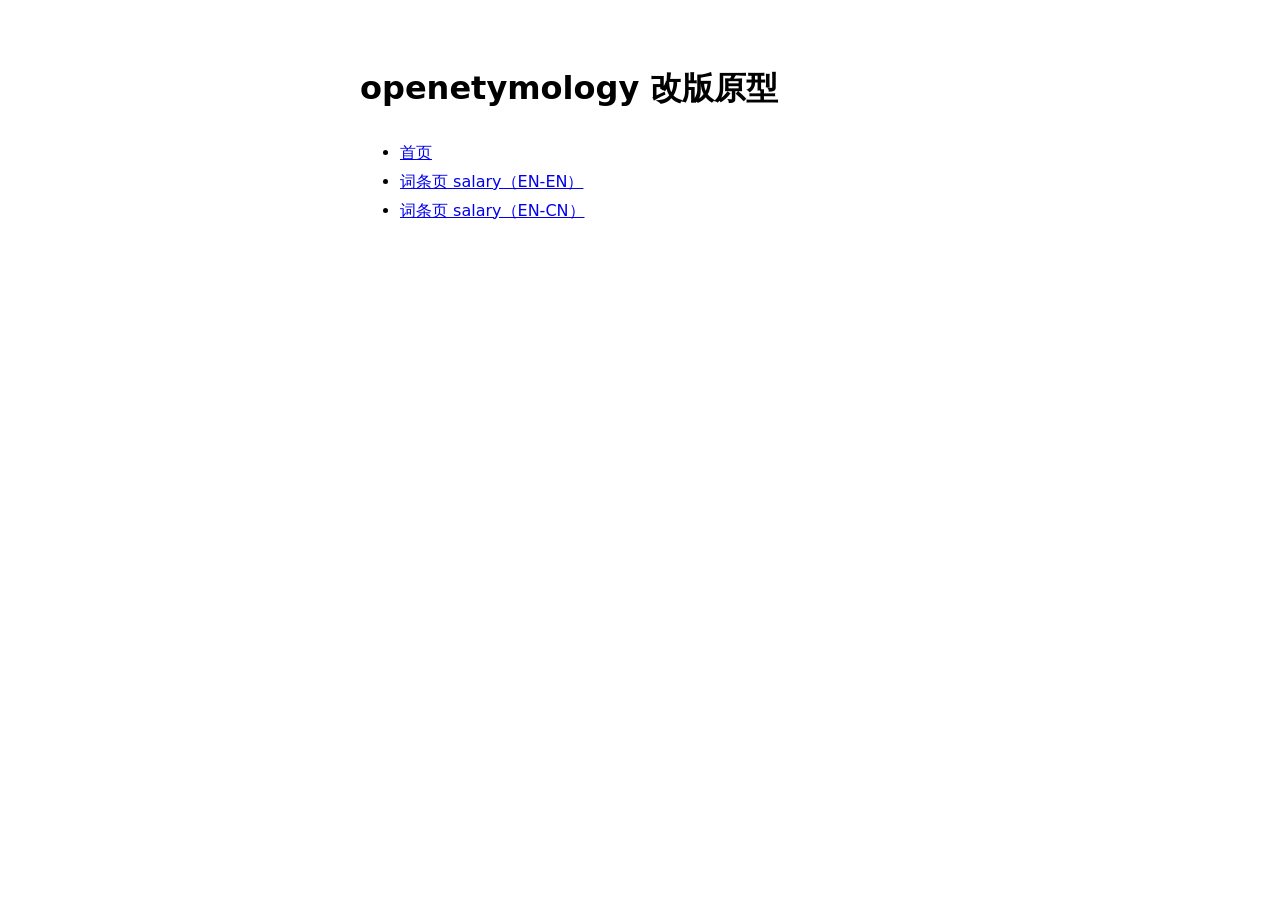
<file: index.html>
<!doctype html><meta charset="utf-8"><title>openetymology 原型</title><style>body{font-family:system-ui;max-width:560px;margin:60px auto;padding:0 20px;line-height:1.8}</style><h1>openetymology 改版原型</h1><ul><li><a href="home.html">首页</a></li><li><a href="word-salary.html">词条页 salary（EN-EN）</a></li><li><a href="word-salary-cn.html">词条页 salary（EN-CN）</a></li></ul>
</file>
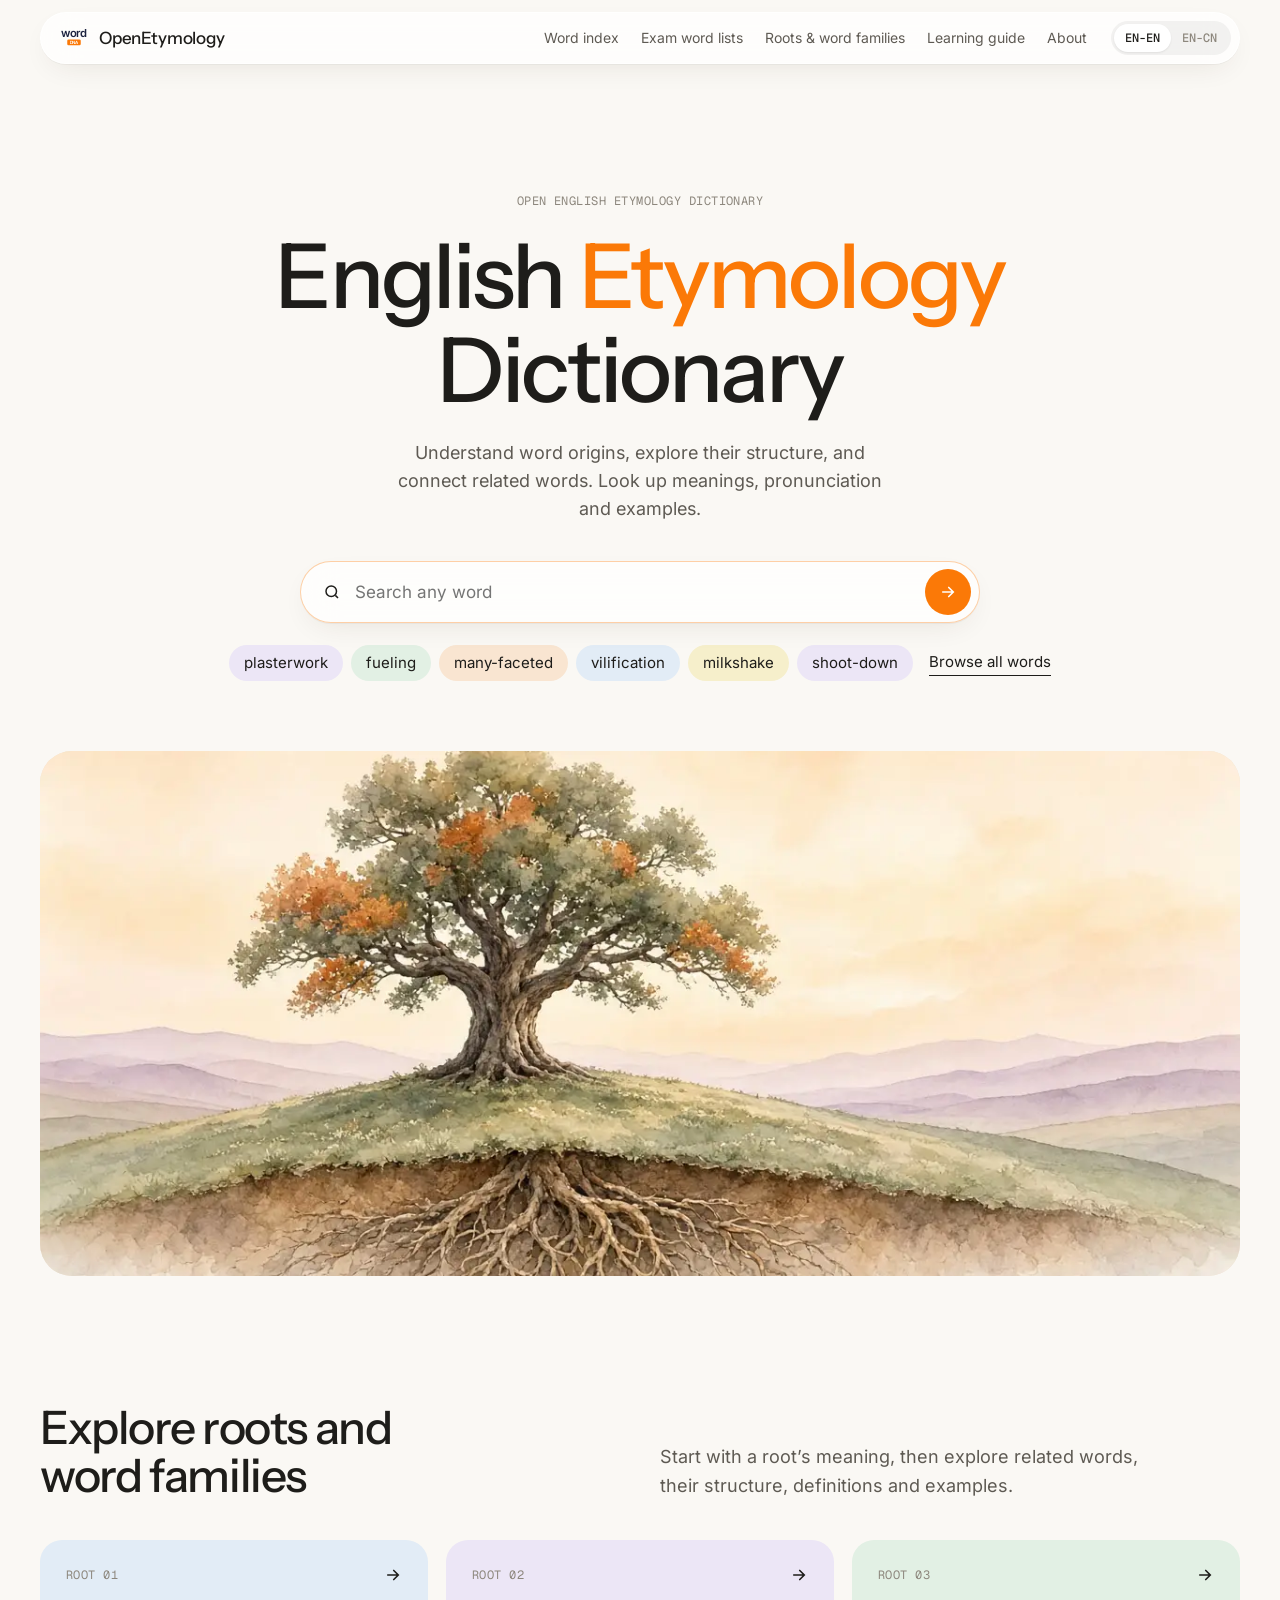
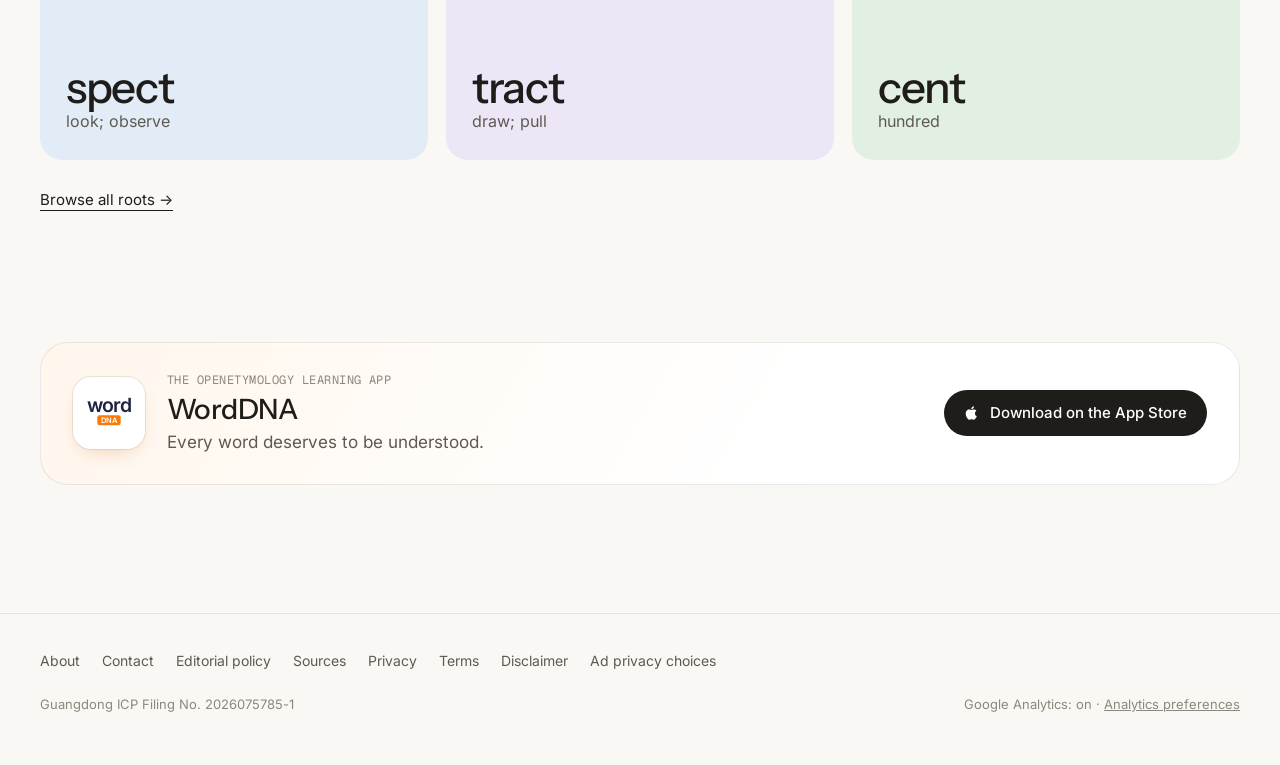
<file: home.html>
<!doctype html><html lang="en"><head><meta charset="utf-8"><meta name="viewport" content="width=device-width,initial-scale=1"><title>English Etymology Dictionary · OpenEtymology</title>
<link rel="preload" href="fonts/instrument-sans.woff2" as="font" type="font/woff2" crossorigin><link rel="preload" href="fonts/inter.woff2" as="font" type="font/woff2" crossorigin>
<link rel="stylesheet" href="site.css"></head><body><header class="nav glass"><a class="brand" href="home.html"><svg viewBox="0 0 400 248" aria-hidden="true"><text x="200" y="112" text-anchor="middle" font-family="Inter,Arial" font-weight="800" font-size="150" letter-spacing="-6" fill="#1d2340">word</text><rect x="110" y="140" width="180" height="78" rx="18" fill="#FB7907"/><text x="200" y="198" text-anchor="middle" font-family="Inter,Arial" font-weight="800" font-size="58" fill="#fff">DNA</text></svg><span>OpenEtymology</span></a><nav class="nav-links"><a href="#">Word index</a><a href="#">Exam word lists</a><a href="#">Roots & word families</a><a href="#">Learning guide</a><a href="#">About</a></nav><div class="seg"><a href="home.html" class="on">EN-EN</a><a href="#" class="">EN-CN</a></div></header>
<main class="wrap">
<section class="hero"><div class="mono rv">Open English etymology dictionary</div>
<h1 class="h1 rv" style="margin-top:18px">English <span class="accent">Etymology</span><br>Dictionary</h1>
<p class="lead rv">Understand word origins, explore their structure, and connect related words. Look up meanings, pronunciation and examples.</p>
<div class="search rv"><form class="glass" onsubmit="return false"><svg width="18" height="18" viewBox="0 0 24 24" fill="none" stroke="currentColor" stroke-width="2"><circle cx="11" cy="11" r="7"/><path d="m20 20-3.5-3.5"/></svg><input type="search" placeholder="Search any word" aria-label="Search words"><button aria-label="Search"><svg width="18" height="18" viewBox="0 0 24 24" fill="none" stroke="currentColor" stroke-width="2.2" stroke-linecap="round"><path d="M5 12h14M13 6l6 6-6 6"/></svg></button></form>
<div class="sugg glass"><div class="hd"><span class="mono">Suggestions</span><span class="mono">12</span></div><a href="#"><span class="n">01</span><b>specter</b><span class="pos">N</span><span class="ipa">ˈspektər</span><span class="d">a ghost or phantom</span></a><a href="#"><span class="n">02</span><b>spectate</b><span class="pos">V</span><span class="ipa">ˈspekteɪt</span><span class="d">To watch an event, especially a sports event</span></a><a href="#"><span class="n">03</span><b>spectrum</b><span class="pos">N</span><span class="ipa">ˈspɛktrəm</span><span class="d">A band of colors, as seen in a rainbow</span></a><a href="#"><span class="n">04</span><b>spectacle</b><span class="pos">N</span><span class="ipa">ˈspɛktəkəl</span><span class="d">An unusual or surprising event or situation</span></a><a href="#"><span class="n">05</span><b>spectator</b><span class="pos">N</span><span class="ipa">ˈspekteɪtər</span><span class="d">a person who watches an event, show, game</span></a></div></div>
<div class="pills rv"><a class="pill c1" href="#">plasterwork</a><a class="pill c2" href="#">fueling</a><a class="pill c3" href="#">many-faceted</a><a class="pill c4" href="#">vilification</a><a class="pill c5" href="#">milkshake</a><a class="pill c1" href="#">shoot-down</a><a class="link" href="#">Browse all words</a></div></section>
<div class="scene rv"><img src="img/hero-1280.webp" srcset="img/hero-800.webp 800w, img/hero-1280.webp 1280w" sizes="(max-width:640px) 100vw, 1200px" alt="" width="1280" height="720" fetchpriority="high"></div>
<section class="sec"><div class="sec-hd"><h2 class="h2 rv">Explore roots and<br>word families</h2><p class="rv">Start with a root’s meaning, then explore related words, their structure, definitions and examples.</p></div>
<div class="roots"><a class="root c4 rv" style="transition-delay:0ms" href="#"><div class="top"><span class="mono">Root 01</span><svg width="18" height="18" viewBox="0 0 24 24" fill="none" stroke="currentColor" stroke-width="2.2" stroke-linecap="round"><path d="M5 12h14M13 6l6 6-6 6"/></svg></div><div><div class="k">spect</div><div class="m">look; observe</div></div></a><a class="root c1 rv" style="transition-delay:80ms" href="#"><div class="top"><span class="mono">Root 02</span><svg width="18" height="18" viewBox="0 0 24 24" fill="none" stroke="currentColor" stroke-width="2.2" stroke-linecap="round"><path d="M5 12h14M13 6l6 6-6 6"/></svg></div><div><div class="k">tract</div><div class="m">draw; pull</div></div></a><a class="root c2 rv" style="transition-delay:160ms" href="#"><div class="top"><span class="mono">Root 03</span><svg width="18" height="18" viewBox="0 0 24 24" fill="none" stroke="currentColor" stroke-width="2.2" stroke-linecap="round"><path d="M5 12h14M13 6l6 6-6 6"/></svg></div><div><div class="k">cent</div><div class="m">hundred</div></div></a></div><div class="more rv"><a class="link" href="#">Browse all roots →</a></div></section>
<section class="sec"><section class="app rv"><div class="ic"><svg viewBox="0 0 400 248" aria-hidden="true"><text x="200" y="112" text-anchor="middle" font-family="Inter,Arial" font-weight="800" font-size="150" letter-spacing="-6" fill="#1d2340">word</text><rect x="110" y="140" width="180" height="78" rx="18" fill="#FB7907"/><text x="200" y="198" text-anchor="middle" font-family="Inter,Arial" font-weight="800" font-size="58" fill="#fff">DNA</text></svg></div><div><div class="mono">The OpenEtymology learning app</div><div class="t">WordDNA</div><p>Every word deserves to be understood.</p></div><a class="btn" href="https://apps.apple.com/app/apple-store/id6769062051?mt=8"><svg width="16" height="16" viewBox="0 0 24 24" fill="currentColor"><path d="M16.4 12.6c0-2.6 2.1-3.8 2.2-3.9-1.2-1.8-3.1-2-3.7-2-1.6-.2-3.1.9-3.9.9-.8 0-2-.9-3.4-.9-1.7 0-3.3 1-4.2 2.6-1.8 3.1-.5 7.7 1.3 10.2.9 1.2 1.9 2.6 3.2 2.6 1.3-.1 1.8-.8 3.3-.8 1.6 0 2 .8 3.4.8 1.4 0 2.3-1.3 3.1-2.5 1-1.4 1.4-2.8 1.4-2.9-.1 0-2.7-1-2.7-4.1zM13.9 5c.7-.9 1.2-2 1-3.2-1 .1-2.3.7-3 1.6-.7.8-1.2 2-1.1 3.1 1.2.1 2.4-.6 3.1-1.5z"/></svg>Download on the App Store</a></section></section>
</main><footer><div class="wrap"><nav class="flinks"><a href='#'>About</a><a href='#'>Contact</a><a href='#'>Editorial policy</a><a href='#'>Sources</a><a href='#'>Privacy</a><a href='#'>Terms</a><a href='#'>Disclaimer</a><a href='#'>Ad privacy choices</a></nav><div class="fmeta"><span>Guangdong ICP Filing No. 2026075785-1</span><span>Google Analytics: on · <a href="#">Analytics preferences</a></span></div></div></footer><script>(()=>{const r=matchMedia('(prefers-reduced-motion: reduce)').matches,els=document.querySelectorAll('.rv');if(r||!('IntersectionObserver'in window)){els.forEach(e=>e.classList.add('in'));}else{const io=new IntersectionObserver(es=>es.forEach(e=>{if(e.isIntersecting){e.target.classList.add('in');io.unobserve(e.target)}}),{rootMargin:'0px 0px -8% 0px'});els.forEach(e=>io.observe(e));}
const s=document.querySelector('.search');if(s){const i=s.querySelector('input');i.addEventListener('input',()=>s.classList.toggle('open',i.value.length>1));document.addEventListener('click',e=>{if(!s.contains(e.target))s.classList.remove('open')});}})();</script></body></html>
</file>
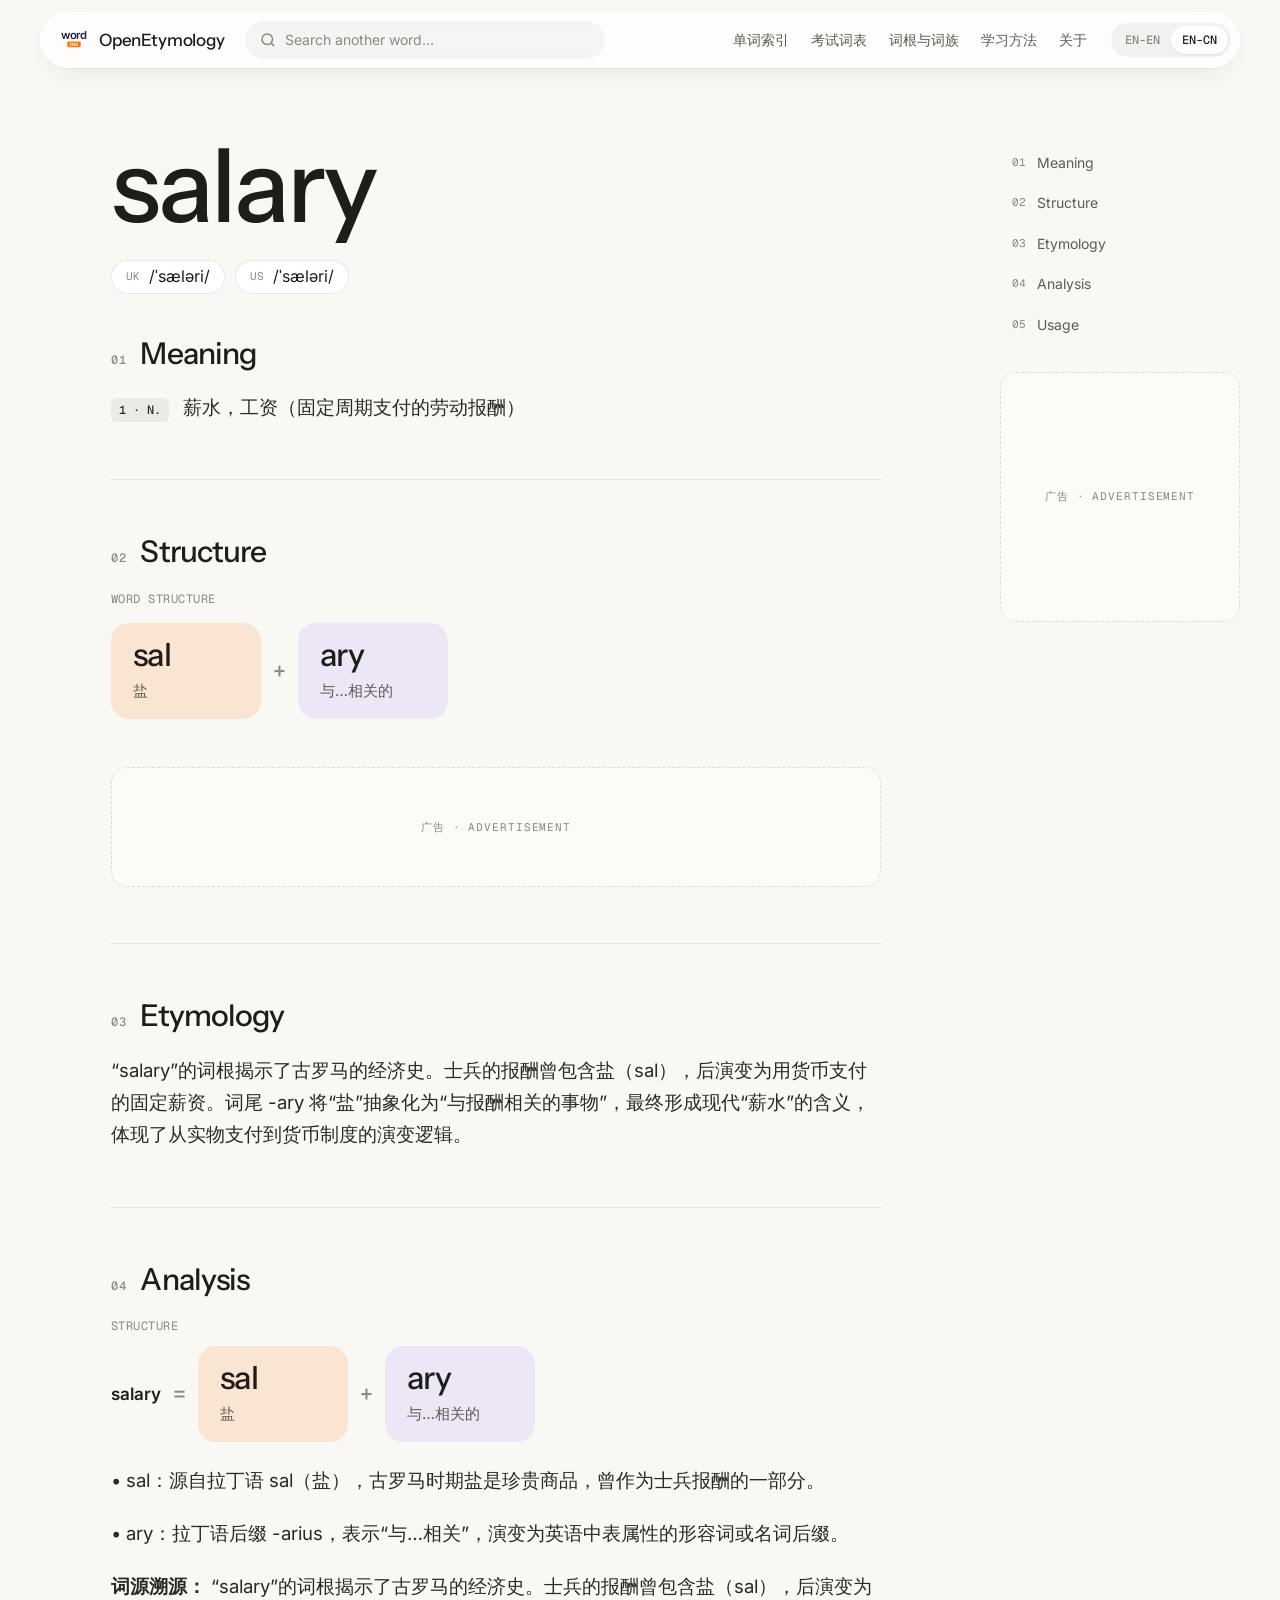
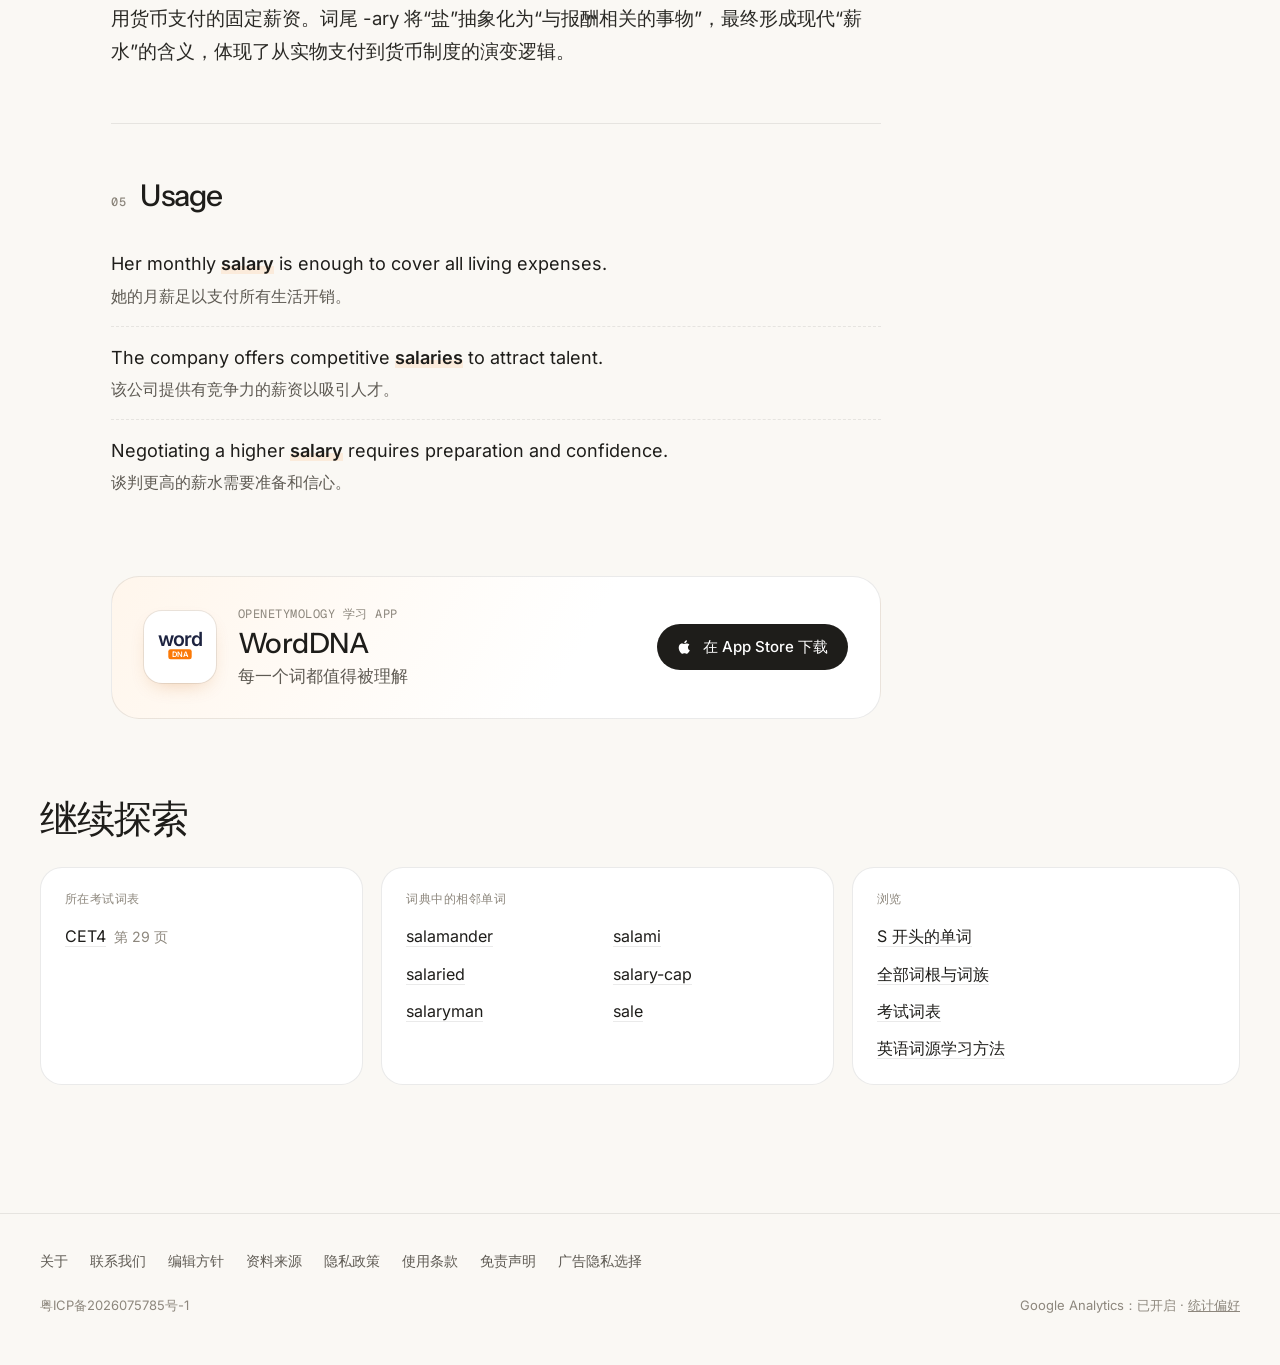
<file: word-salary-cn.html>
<!doctype html><html lang="zh-CN"><head><meta charset="utf-8"><meta name="viewport" content="width=device-width,initial-scale=1"><title>salary · OpenEtymology</title>
<link rel="preload" href="fonts/instrument-sans.woff2" as="font" type="font/woff2" crossorigin><link rel="preload" href="fonts/inter.woff2" as="font" type="font/woff2" crossorigin>
<link rel="stylesheet" href="site.css"></head><body><header class="nav glass"><a class="brand" href="home.html"><svg viewBox="0 0 400 248" aria-hidden="true"><text x="200" y="112" text-anchor="middle" font-family="Inter,Arial" font-weight="800" font-size="150" letter-spacing="-6" fill="#1d2340">word</text><rect x="110" y="140" width="180" height="78" rx="18" fill="#FB7907"/><text x="200" y="198" text-anchor="middle" font-family="Inter,Arial" font-weight="800" font-size="58" fill="#fff">DNA</text></svg><span>OpenEtymology</span></a><div class="mini-search"><svg width="18" height="18" viewBox="0 0 24 24" fill="none" stroke="currentColor" stroke-width="2"><circle cx="11" cy="11" r="7"/><path d="m20 20-3.5-3.5"/></svg><span>Search another word…</span></div><nav class="nav-links"><a href="#">单词索引</a><a href="#">考试词表</a><a href="#">词根与词族</a><a href="#">学习方法</a><a href="#">关于</a></nav><div class="seg"><a href="word-salary.html" class="">EN-EN</a><a href="word-salary-cn.html" class="on">EN-CN</a></div></header><main class="wrap"><div class="wp"><article class="article">
<div class="whd"><h1 class="hw">salary</h1><div class="ipa-row"><span class="ipa"><span class="mono">UK</span>/ˈsæləri/</span><span class="ipa"><span class="mono">US</span>/ˈsæləri/</span></div></div>
<section class="part" id="s0"><h2><span class="mono">01</span>Meaning</h2><div class="def prose"><span class="pos">1 · N.</span><p style="margin:0">薪水，工资（固定周期支付的劳动报酬）</p></div></section>
<section class="part" id="s1"><h2><span class="mono">02</span>Structure</h2><div class="mono" style="margin-bottom:14px">Word structure</div><div class="morph"><div class="mb c3"><div class="k">sal</div><div class="m">盐</div></div><span class="plus">+</span><div class="mb c1"><div class="k">ary</div><div class="m">与…相关的</div></div></div><div class="ad ad-in" aria-label="ad slot">广告 · Advertisement</div></section>
<section class="part" id="s2"><h2><span class="mono">03</span>Etymology</h2><div class="prose"><p>“salary”的词根揭示了古罗马的经济史。士兵的报酬曾包含盐（sal），后演变为用货币支付的固定薪资。词尾 -ary 将“盐”抽象化为“与报酬相关的事物”，最终形成现代“薪水”的含义，体现了从实物支付到货币制度的演变逻辑。</p></div></section>
<section class="part" id="s3"><h2><span class="mono">04</span>Analysis</h2><div class="mono" style="margin-bottom:10px">Structure</div><div class="eq"><b>salary</b> <span class="plus">=</span><div class="mb c3"><div class="k">sal</div><div class="m">盐</div></div><span class="plus">+</span><div class="mb c1"><div class="k">ary</div><div class="m">与…相关的</div></div></div><div class="prose"><p>• sal：源自拉丁语 sal（盐），古罗马时期盐是珍贵商品，曾作为士兵报酬的一部分。</p><p>• ary：拉丁语后缀 -arius，表示“与…相关”，演变为英语中表属性的形容词或名词后缀。</p><p><b>词源溯源：</b> “salary”的词根揭示了古罗马的经济史。士兵的报酬曾包含盐（sal），后演变为用货币支付的固定薪资。词尾 -ary 将“盐”抽象化为“与报酬相关的事物”，最终形成现代“薪水”的含义，体现了从实物支付到货币制度的演变逻辑。</p></div></section>
<section class="part" id="s4"><h2><span class="mono">05</span>Usage</h2><ul class="ex"><li>Her monthly <mark>salary</mark> is enough to cover all living expenses.<span class=zh>她的月薪足以支付所有生活开销。</span></li><li>The company offers competitive <mark>salaries</mark> to attract talent.<span class=zh>该公司提供有竞争力的薪资以吸引人才。</span></li><li>Negotiating a higher <mark>salary</mark> requires preparation and confidence.<span class=zh>谈判更高的薪水需要准备和信心。</span></li></ul></section>
<section class="app rv"><div class="ic"><svg viewBox="0 0 400 248" aria-hidden="true"><text x="200" y="112" text-anchor="middle" font-family="Inter,Arial" font-weight="800" font-size="150" letter-spacing="-6" fill="#1d2340">word</text><rect x="110" y="140" width="180" height="78" rx="18" fill="#FB7907"/><text x="200" y="198" text-anchor="middle" font-family="Inter,Arial" font-weight="800" font-size="58" fill="#fff">DNA</text></svg></div><div><div class="mono">OpenEtymology 学习 App</div><div class="t">WordDNA</div><p>每一个词都值得被理解</p></div><a class="btn" href="https://apps.apple.com/app/apple-store/id6769062051?mt=8"><svg width="16" height="16" viewBox="0 0 24 24" fill="currentColor"><path d="M16.4 12.6c0-2.6 2.1-3.8 2.2-3.9-1.2-1.8-3.1-2-3.7-2-1.6-.2-3.1.9-3.9.9-.8 0-2-.9-3.4-.9-1.7 0-3.3 1-4.2 2.6-1.8 3.1-.5 7.7 1.3 10.2.9 1.2 1.9 2.6 3.2 2.6 1.3-.1 1.8-.8 3.3-.8 1.6 0 2 .8 3.4.8 1.4 0 2.3-1.3 3.1-2.5 1-1.4 1.4-2.8 1.4-2.9-.1 0-2.7-1-2.7-4.1zM13.9 5c.7-.9 1.2-2 1-3.2-1 .1-2.3.7-3 1.6-.7.8-1.2 2-1.1 3.1 1.2.1 2.4-.6 3.1-1.5z"/></svg>在 App Store 下载</a></section>
</article><aside class="aside"><nav class="toc"><a href="#s0"><span class="mono">01</span>Meaning</a><a href="#s1"><span class="mono">02</span>Structure</a><a href="#s2"><span class="mono">03</span>Etymology</a><a href="#s3"><span class="mono">04</span>Analysis</a><a href="#s4"><span class="mono">05</span>Usage</a></nav><div class="ad ad-side" aria-label="ad slot">广告 · Advertisement</div></aside></div>
<section class="keep"><h2>继续探索</h2><div class="kgrid"><div class="kcol"><span class="mono">所在考试词表</span><a href="#">CET4</a><small>第 29 页</small></div>
<div class="kcol two"><span class="mono">词典中的相邻单词</span><ul><li><a href='#'>salamander</a></li><li><a href='#'>salami</a></li><li><a href='#'>salaried</a></li><li><a href='#'>salary-cap</a></li><li><a href='#'>salaryman</a></li><li><a href='#'>sale</a></li></ul></div>
<div class="kcol"><span class="mono">浏览</span><ul><li><a href='#'>S 开头的单词</a></li><li><a href='#'>全部词根与词族</a></li><li><a href='#'>考试词表</a></li><li><a href='#'>英语词源学习方法</a></li></ul></div></div></section></main><footer><div class="wrap"><nav class="flinks"><a href='#'>关于</a><a href='#'>联系我们</a><a href='#'>编辑方针</a><a href='#'>资料来源</a><a href='#'>隐私政策</a><a href='#'>使用条款</a><a href='#'>免责声明</a><a href='#'>广告隐私选择</a></nav><div class="fmeta"><span>粤ICP备2026075785号-1</span><span>Google Analytics：已开启 · <a href="#">统计偏好</a></span></div></div></footer><script>(()=>{const r=matchMedia('(prefers-reduced-motion: reduce)').matches,els=document.querySelectorAll('.rv');if(r||!('IntersectionObserver'in window)){els.forEach(e=>e.classList.add('in'));}else{const io=new IntersectionObserver(es=>es.forEach(e=>{if(e.isIntersecting){e.target.classList.add('in');io.unobserve(e.target)}}),{rootMargin:'0px 0px -8% 0px'});els.forEach(e=>io.observe(e));}
const s=document.querySelector('.search');if(s){const i=s.querySelector('input');i.addEventListener('input',()=>s.classList.toggle('open',i.value.length>1));document.addEventListener('click',e=>{if(!s.contains(e.target))s.classList.remove('open')});}})();</script></body></html>
</file>
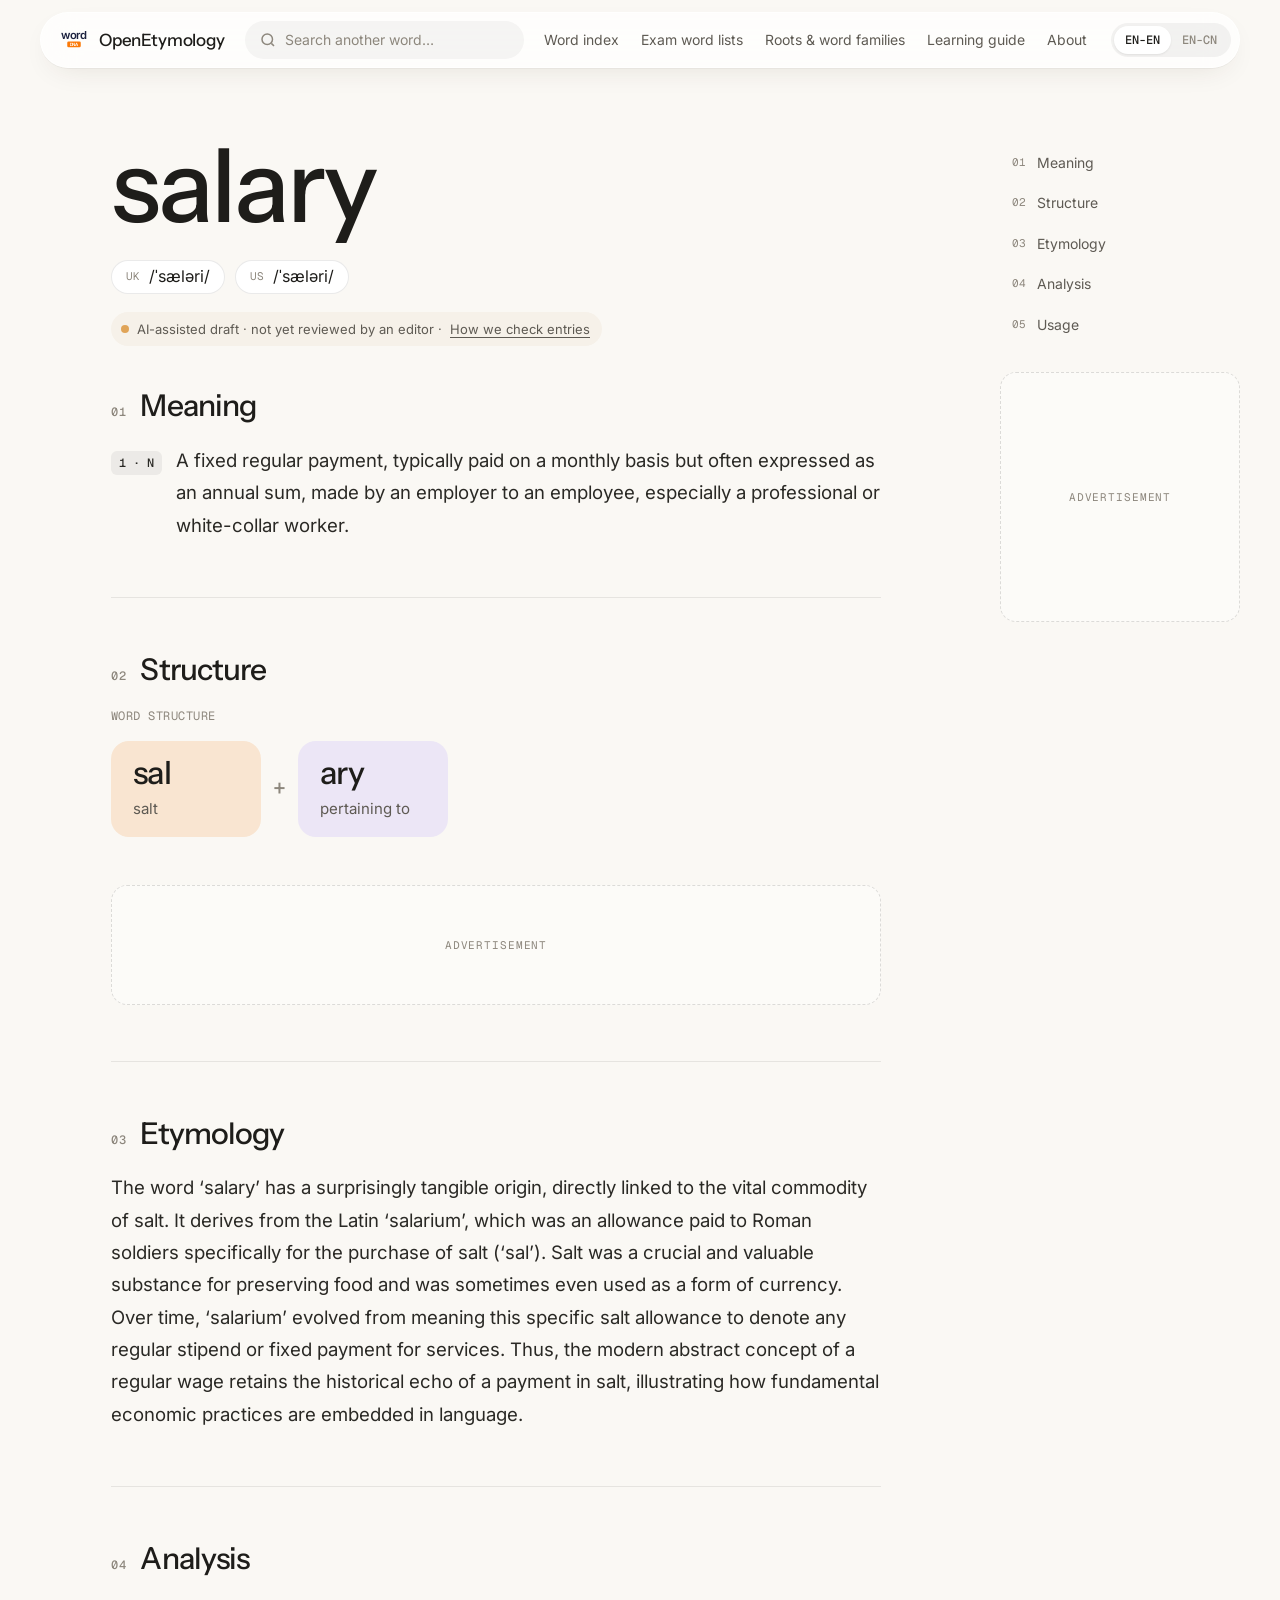
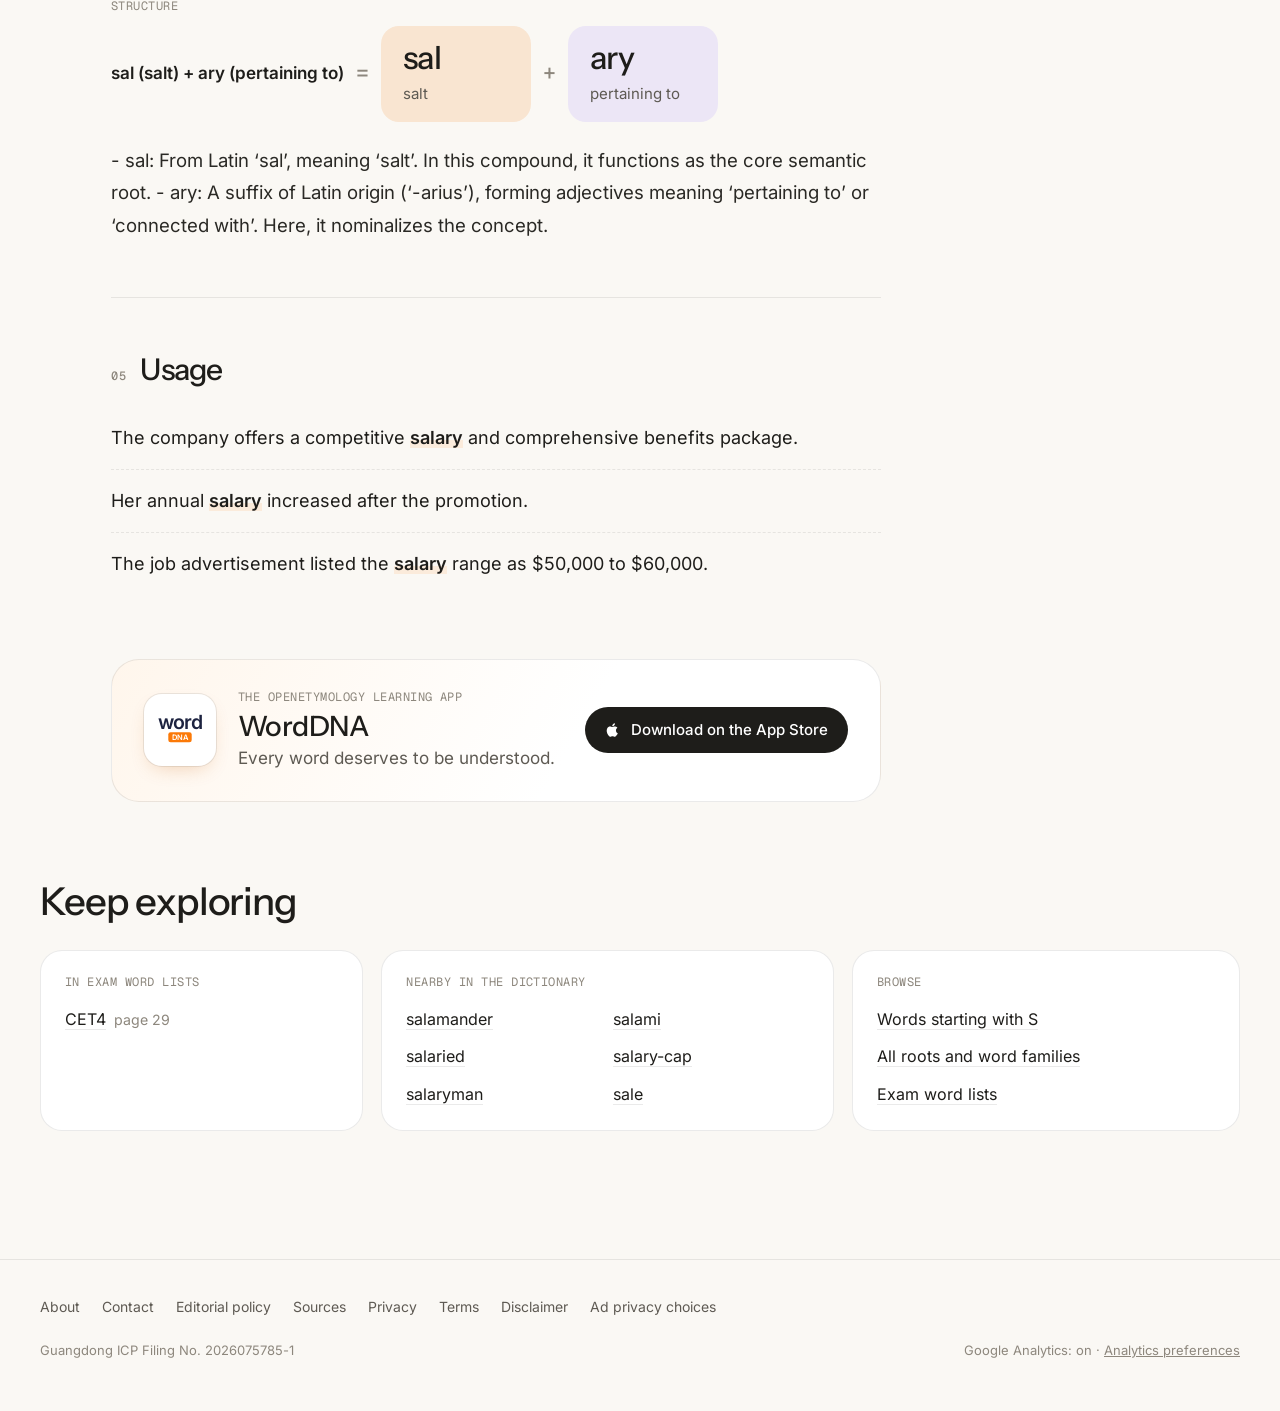
<file: word-salary.html>
<!doctype html><html lang="en"><head><meta charset="utf-8"><meta name="viewport" content="width=device-width,initial-scale=1"><title>salary · etymology, meaning & structure · OpenEtymology</title>
<link rel="preload" href="fonts/instrument-sans.woff2" as="font" type="font/woff2" crossorigin><link rel="preload" href="fonts/inter.woff2" as="font" type="font/woff2" crossorigin>
<link rel="stylesheet" href="site.css"></head><body><header class="nav glass"><a class="brand" href="home.html"><svg viewBox="0 0 400 248" aria-hidden="true"><text x="200" y="112" text-anchor="middle" font-family="Inter,Arial" font-weight="800" font-size="150" letter-spacing="-6" fill="#1d2340">word</text><rect x="110" y="140" width="180" height="78" rx="18" fill="#FB7907"/><text x="200" y="198" text-anchor="middle" font-family="Inter,Arial" font-weight="800" font-size="58" fill="#fff">DNA</text></svg><span>OpenEtymology</span></a><div class="mini-search"><svg width="18" height="18" viewBox="0 0 24 24" fill="none" stroke="currentColor" stroke-width="2"><circle cx="11" cy="11" r="7"/><path d="m20 20-3.5-3.5"/></svg><span>Search another word…</span></div><nav class="nav-links"><a href="#">Word index</a><a href="#">Exam word lists</a><a href="#">Roots & word families</a><a href="#">Learning guide</a><a href="#">About</a></nav><div class="seg"><a href="word-salary.html" class="on">EN-EN</a><a href="word-salary-cn.html" class="">EN-CN</a></div></header><main class="wrap"><div class="wp"><article class="article">
<div class="whd"><h1 class="hw">salary</h1><div class="ipa-row"><span class="ipa"><span class="mono">UK</span>/ˈsæləri/</span><span class="ipa"><span class="mono">US</span>/ˈsæləri/</span></div><span class="cred"><span class="dot"></span>AI-assisted draft · not yet reviewed by an editor · <a href="#">How we check entries</a></span></div>
<section class="part" id="s0"><h2><span class="mono">01</span>Meaning</h2><div class="def prose"><span class="pos">1 · N</span><p style="margin:0">A fixed regular payment, typically paid on a monthly basis but often expressed as an annual sum, made by an employer to an employee, especially a professional or white-collar worker.</p></div></section>
<section class="part" id="s1"><h2><span class="mono">02</span>Structure</h2><div class="mono" style="margin-bottom:14px">Word structure</div><div class="morph"><div class="mb c3"><div class="k">sal</div><div class="m">salt</div></div><span class="plus">+</span><div class="mb c1"><div class="k">ary</div><div class="m">pertaining to</div></div></div><div class="ad ad-in" aria-label="ad slot">Advertisement</div></section>
<section class="part" id="s2"><h2><span class="mono">03</span>Etymology</h2><div class="prose"><p>The word ‘salary’ has a surprisingly tangible origin, directly linked to the vital commodity of salt. It derives from the Latin ‘salarium’, which was an allowance paid to Roman soldiers specifically for the purchase of salt (‘sal’). Salt was a crucial and valuable substance for preserving food and was sometimes even used as a form of currency. Over time, ‘salarium’ evolved from meaning this specific salt allowance to denote any regular stipend or fixed payment for services. Thus, the modern abstract concept of a regular wage retains the historical echo of a payment in salt, illustrating how fundamental economic practices are embedded in language.</p></div></section>
<section class="part" id="s3"><h2><span class="mono">04</span>Analysis</h2><div class="mono" style="margin-bottom:10px">Structure</div><div class="eq"><b>sal (salt) + ary (pertaining to)</b> <span class="plus">=</span><div class="mb c3"><div class="k">sal</div><div class="m">salt</div></div><span class="plus">+</span><div class="mb c1"><div class="k">ary</div><div class="m">pertaining to</div></div></div><div class="prose"><p>- sal: From Latin ‘sal’, meaning ‘salt’. In this compound, it functions as the core semantic root. - ary: A suffix of Latin origin (‘-arius’), forming adjectives meaning ‘pertaining to’ or ‘connected with’. Here, it nominalizes the concept.</p></div></section>
<section class="part" id="s4"><h2><span class="mono">05</span>Usage</h2><ul class="ex"><li>The company offers a competitive <mark>salary</mark> and comprehensive benefits package.</li><li>Her annual <mark>salary</mark> increased after the promotion.</li><li>The job advertisement listed the <mark>salary</mark> range as $50,000 to $60,000.</li></ul></section>
<section class="app rv"><div class="ic"><svg viewBox="0 0 400 248" aria-hidden="true"><text x="200" y="112" text-anchor="middle" font-family="Inter,Arial" font-weight="800" font-size="150" letter-spacing="-6" fill="#1d2340">word</text><rect x="110" y="140" width="180" height="78" rx="18" fill="#FB7907"/><text x="200" y="198" text-anchor="middle" font-family="Inter,Arial" font-weight="800" font-size="58" fill="#fff">DNA</text></svg></div><div><div class="mono">The OpenEtymology learning app</div><div class="t">WordDNA</div><p>Every word deserves to be understood.</p></div><a class="btn" href="https://apps.apple.com/app/apple-store/id6769062051?mt=8"><svg width="16" height="16" viewBox="0 0 24 24" fill="currentColor"><path d="M16.4 12.6c0-2.6 2.1-3.8 2.2-3.9-1.2-1.8-3.1-2-3.7-2-1.6-.2-3.1.9-3.9.9-.8 0-2-.9-3.4-.9-1.7 0-3.3 1-4.2 2.6-1.8 3.1-.5 7.7 1.3 10.2.9 1.2 1.9 2.6 3.2 2.6 1.3-.1 1.8-.8 3.3-.8 1.6 0 2 .8 3.4.8 1.4 0 2.3-1.3 3.1-2.5 1-1.4 1.4-2.8 1.4-2.9-.1 0-2.7-1-2.7-4.1zM13.9 5c.7-.9 1.2-2 1-3.2-1 .1-2.3.7-3 1.6-.7.8-1.2 2-1.1 3.1 1.2.1 2.4-.6 3.1-1.5z"/></svg>Download on the App Store</a></section>
</article><aside class="aside"><nav class="toc"><a href="#s0"><span class="mono">01</span>Meaning</a><a href="#s1"><span class="mono">02</span>Structure</a><a href="#s2"><span class="mono">03</span>Etymology</a><a href="#s3"><span class="mono">04</span>Analysis</a><a href="#s4"><span class="mono">05</span>Usage</a></nav><div class="ad ad-side" aria-label="ad slot">Advertisement</div></aside></div>
<section class="keep"><h2>Keep exploring</h2><div class="kgrid"><div class="kcol"><span class="mono">In exam word lists</span><a href="#">CET4</a><small>page 29</small></div>
<div class="kcol two"><span class="mono">Nearby in the dictionary</span><ul><li><a href='#'>salamander</a></li><li><a href='#'>salami</a></li><li><a href='#'>salaried</a></li><li><a href='#'>salary-cap</a></li><li><a href='#'>salaryman</a></li><li><a href='#'>sale</a></li></ul></div>
<div class="kcol"><span class="mono">Browse</span><ul><li><a href='#'>Words starting with S</a></li><li><a href='#'>All roots and word families</a></li><li><a href='#'>Exam word lists</a></li></ul></div></div></section></main><footer><div class="wrap"><nav class="flinks"><a href='#'>About</a><a href='#'>Contact</a><a href='#'>Editorial policy</a><a href='#'>Sources</a><a href='#'>Privacy</a><a href='#'>Terms</a><a href='#'>Disclaimer</a><a href='#'>Ad privacy choices</a></nav><div class="fmeta"><span>Guangdong ICP Filing No. 2026075785-1</span><span>Google Analytics: on · <a href="#">Analytics preferences</a></span></div></div></footer><script>(()=>{const r=matchMedia('(prefers-reduced-motion: reduce)').matches,els=document.querySelectorAll('.rv');if(r||!('IntersectionObserver'in window)){els.forEach(e=>e.classList.add('in'));}else{const io=new IntersectionObserver(es=>es.forEach(e=>{if(e.isIntersecting){e.target.classList.add('in');io.unobserve(e.target)}}),{rootMargin:'0px 0px -8% 0px'});els.forEach(e=>io.observe(e));}
const s=document.querySelector('.search');if(s){const i=s.querySelector('input');i.addEventListener('input',()=>s.classList.toggle('open',i.value.length>1));document.addEventListener('click',e=>{if(!s.contains(e.target))s.classList.remove('open')});}})();</script></body></html>
</file>
<file: site.css>
@font-face{font-family:"Instrument Sans";src:url(fonts/instrument-sans.woff2) format("woff2");font-weight:500;font-display:swap}
@font-face{font-family:Inter;src:url(fonts/inter.woff2) format("woff2");font-weight:400 600;font-display:swap}
@font-face{font-family:"Geist Mono";src:url(fonts/geist-mono.woff2) format("woff2");font-weight:400 500;font-display:swap}
:root{--bg:#FAF8F4;--card:rgba(255,255,255,.72);--ink:#1E1D1A;--ink2:#5E5A53;--ink3:#8D877D;--line:rgba(30,29,26,.09);--or:#FB7907;--or-d:#C85F06;--or-s:#FBEBDB;
--p-purple:#ECE6F6;--p-green:#E2F0E4;--p-orange:#F9E5D1;--p-blue:#E2ECF6;--p-yellow:#F6EFCB;
--sans:Inter,-apple-system,BlinkMacSystemFont,"PingFang SC","Hiragino Sans GB","Noto Sans CJK SC","Microsoft YaHei",sans-serif;
--head:"Instrument Sans",Inter,-apple-system,"PingFang SC","Noto Sans CJK SC",sans-serif;--mono:"Geist Mono",ui-monospace,SFMono-Regular,Menlo,monospace;
--ease:cubic-bezier(.22,1,.36,1);--r:22px}
*{box-sizing:border-box}html{-webkit-text-size-adjust:100%;scroll-behavior:smooth}
body{margin:0;background:var(--bg);color:var(--ink);font:400 17px/1.6 var(--sans);-webkit-font-smoothing:antialiased;text-rendering:optimizeLegibility}
a{color:inherit;text-decoration:none}img{max-width:100%;display:block}
.wrap{width:min(1200px,100% - 48px);margin-inline:auto}
.mono{font-family:var(--mono);font-size:12px;letter-spacing:.04em;text-transform:uppercase;color:var(--ink3)}
.glass{background:var(--card);-webkit-backdrop-filter:blur(18px) saturate(1.4);backdrop-filter:blur(18px) saturate(1.4);border:1px solid rgba(255,255,255,.7);box-shadow:0 1px 0 rgba(30,29,26,.04),0 10px 30px -12px rgba(60,40,20,.12)}
/* nav */
.nav{position:sticky;top:12px;z-index:50;margin:12px auto 0;width:min(1200px,100% - 24px);border-radius:999px;display:flex;align-items:center;gap:20px;padding:8px 8px 8px 18px}
.brand{display:flex;align-items:center;gap:10px;font:500 17px/1 var(--head);letter-spacing:-.01em;white-space:nowrap}
.brand svg{width:30px;height:auto}
.nav-links{display:flex;gap:22px;margin-left:auto;margin-right:4px;font-size:14px;color:var(--ink2)}.nav-links a:hover{color:var(--ink)}
.seg{display:inline-grid;grid-template-columns:1fr 1fr;background:rgba(30,29,26,.05);border-radius:999px;padding:3px;font:500 12px/1 var(--mono);flex:none}
.seg a{padding:8px 11px;border-radius:999px;color:var(--ink3);text-align:center}.seg a.on{background:#fff;color:var(--ink);box-shadow:0 1px 2px rgba(0,0,0,.08)}
.nav .mini-search{flex:1;max-width:360px;display:flex;align-items:center;gap:8px;height:38px;border-radius:999px;background:rgba(30,29,26,.04);padding:0 14px;color:var(--ink3);font-size:14px}
/* type */
h1,h2,h3{font-family:var(--head);font-weight:500;letter-spacing:-.03em;margin:0;line-height:1.05}
.h1{font-size:clamp(44px,7vw,96px)}.h2{font-size:clamp(30px,3.6vw,48px)}
.lead{font-size:clamp(17px,1.4vw,20px);color:var(--ink2);max-width:46ch;line-height:1.55}
.accent{color:var(--or)}
/* pills */
.pill{display:inline-flex;align-items:center;height:36px;padding:0 15px;border-radius:999px;font-size:15px;color:var(--ink);transition:transform .3s var(--ease)}.pill:hover{transform:translateY(-2px)}
.c1{background:var(--p-purple)}.c2{background:var(--p-green)}.c3{background:var(--p-orange)}.c4{background:var(--p-blue)}.c5{background:var(--p-yellow)}
.link{font-size:15px;border-bottom:1px solid currentColor;padding-bottom:1px}
.btn{display:inline-flex;align-items:center;gap:10px;height:46px;padding:0 20px;border-radius:999px;background:var(--ink);color:#fff;font-size:15px;font-weight:500;white-space:nowrap}
/* home */
.hero{text-align:center;padding:clamp(70px,10vw,130px) 0 40px}
.hero .lead{margin:22px auto 0}
.search{position:relative;margin:38px auto 0;max-width:680px;text-align:left}
.search form{display:flex;align-items:center;gap:12px;height:62px;border-radius:999px;padding:0 8px 0 22px;border:1px solid rgba(251,121,7,.35)}
.search input{flex:1;border:0;background:transparent;font:400 17px var(--sans);color:var(--ink);outline:0;min-width:0}
.search button{width:46px;height:46px;border-radius:50%;border:0;background:var(--or);color:#fff;display:grid;place-items:center;cursor:pointer}
.sugg{position:absolute;left:0;right:0;top:72px;border-radius:20px;padding:10px;display:none;z-index:5}.search.open .sugg{display:block}
.sugg .hd{display:flex;justify-content:space-between;padding:6px 12px 8px}
.sugg a{display:grid;grid-template-columns:28px 1.1fr 50px 1fr 2.2fr;gap:10px;align-items:center;padding:10px 12px;border-radius:12px;font-size:14px}
.sugg a:first-of-type,.sugg a:hover{background:var(--or-s)}
.sugg b{font-weight:600;font-size:15px}.sugg .pos{font:500 11px var(--mono);background:rgba(30,29,26,.06);border-radius:6px;padding:3px 6px;justify-self:start}
.sugg .ipa,.sugg .n{color:var(--ink3);font-family:var(--mono);font-size:12px}.sugg .d{color:var(--ink2);white-space:nowrap;overflow:hidden;text-overflow:ellipsis}
.pills{display:flex;flex-wrap:wrap;justify-content:center;gap:8px;margin-top:22px;align-items:center}.pills .link{margin-left:8px}
.scene{position:relative;margin-top:30px;border-radius:32px;overflow:hidden;aspect-ratio:16/7;background:#F3E6D6}
.scene img{width:100%;height:100%;object-fit:cover;object-position:50% 40%}
.scene .tag{position:absolute;left:24px;bottom:24px;border-radius:16px;padding:14px 18px;max-width:330px;font-size:14px;color:var(--ink2)}
.sec{padding:clamp(80px,10vw,140px) 0 0}
.sec-hd{display:grid;grid-template-columns:1fr 1fr;gap:40px;align-items:end;margin-bottom:40px}
.sec-hd p{margin:0;color:var(--ink2);font-size:18px;max-width:44ch}
.roots{display:grid;grid-template-columns:repeat(3,1fr);gap:18px}
.root{border-radius:var(--r);padding:26px;min-height:220px;display:flex;flex-direction:column;justify-content:space-between;transition:transform .5s var(--ease)}
.root:hover{transform:translateY(-4px)}
.root .k{font:500 44px/1 var(--head);letter-spacing:-.03em}.root .m{font-size:16px;color:var(--ink2)}
.root .top{display:flex;justify-content:space-between}
.more{margin-top:26px}
.app{display:flex;align-items:center;gap:22px;border-radius:28px;padding:28px 32px;background:linear-gradient(120deg,#FFF6EC,#FFFFFF 60%);border:1px solid var(--line)}
.app .ic{width:72px;height:72px;border-radius:18px;background:#fff;display:grid;place-items:center;box-shadow:0 0 0 1px var(--line),0 8px 20px -8px rgba(200,95,6,.3);flex:none}
.app .ic svg{width:52px}
.app .t{font:500 28px/1.1 var(--head);letter-spacing:-.02em;margin:4px 0}.app p{margin:0;color:var(--ink2)}.app .btn{margin-left:auto}
footer{margin-top:clamp(80px,10vw,140px);border-top:1px solid var(--line);padding:36px 0 50px;font-size:14px;color:var(--ink2)}
.flinks{display:flex;flex-wrap:wrap;gap:8px 22px}.flinks a:hover{color:var(--ink)}
.fmeta{display:flex;flex-wrap:wrap;justify-content:space-between;gap:10px;margin-top:22px;color:var(--ink3);font-size:13px}.fmeta a{text-decoration:underline}
/* reveal */
.rv{opacity:0;transform:translateY(18px);transition:opacity .9s var(--ease),transform .9s var(--ease)}.rv.in{opacity:1;transform:none}
@media (prefers-reduced-motion:reduce){.rv{opacity:1;transform:none;transition:none}.pill,.root{transition:none}html{scroll-behavior:auto}}
/* word page */
.wp{display:grid;grid-template-columns:minmax(0,1fr) 240px;gap:48px;padding-top:64px}
.article{max-width:70ch;width:100%;margin-left:auto;margin-right:auto}
.whd .hw{font-size:clamp(56px,8vw,104px)}
.ipa-row{display:flex;flex-wrap:wrap;gap:10px;margin-top:20px}
.ipa{display:inline-flex;align-items:center;gap:8px;height:34px;padding:0 14px;border-radius:999px;background:#fff;border:1px solid var(--line);font-size:16px}
.ipa .mono{font-size:11px}
.cred{display:inline-flex;flex-wrap:wrap;align-items:center;gap:8px;margin-top:18px;font-size:13px;color:var(--ink2);padding:7px 12px 7px 10px;border-radius:999px;background:#F6F1E9}
.cred .dot{width:8px;height:8px;border-radius:50%;background:#E0A458}.cred a{text-decoration:underline;text-underline-offset:3px}
.part{padding-top:56px;margin-top:56px;border-top:1px solid var(--line)}.part:first-of-type{border-top:0;margin-top:44px;padding-top:0}
.part h2{font-size:30px;display:flex;align-items:baseline;gap:14px;margin-bottom:22px}.part h2 .mono{font-size:12px;letter-spacing:.06em}
.prose{font-size:18.5px;line-height:1.75;color:#2A2925}.prose p{margin:0 0 1.1em}
.def{display:grid;grid-template-columns:auto 1fr;gap:14px;align-items:baseline}.def .pos{font:500 12px var(--mono);background:rgba(30,29,26,.06);border-radius:6px;padding:4px 8px}
.morph{display:flex;align-items:center;gap:12px;flex-wrap:wrap}
.mb{border-radius:18px;padding:16px 22px;min-width:150px}.mb .k{font:500 32px/1 var(--head);letter-spacing:-.02em}.mb .m{font-size:15px;color:var(--ink2);margin-top:8px}
.plus{font:400 24px var(--head);color:var(--ink3)}
.eq{display:flex;align-items:center;gap:12px;flex-wrap:wrap;margin:6px 0 22px;font-size:17px}
.ex{list-style:none;padding:0;margin:0}.ex li{padding:16px 0;border-bottom:1px dashed var(--line);font-size:18px;line-height:1.65}.ex li:last-child{border:0}
.ex mark{background:linear-gradient(transparent 62%,var(--or-s) 0);color:inherit;font-weight:600}
.ex .zh{display:block;color:var(--ink2);font-size:16px;margin-top:4px}
.aside{position:sticky;top:100px;align-self:start;padding-top:12px}
.toc{display:flex;flex-direction:column;gap:2px;font-size:14px}.toc a{padding:8px 12px;border-radius:10px;color:var(--ink2);display:flex;gap:10px}.toc a:hover{background:rgba(30,29,26,.04);color:var(--ink)}
.toc .mono{font-size:11px;padding-top:2px}
.ad{display:flex;align-items:center;justify-content:center;border:1px dashed rgba(30,29,26,.14);border-radius:16px;color:var(--ink3);font:400 11px var(--mono);letter-spacing:.08em;text-transform:uppercase;background:rgba(255,255,255,.4)}
.ad-in{min-height:120px;margin:48px 0 0}.ad-side{min-height:250px;margin-top:28px}
.keep{margin-top:80px}.keep h2{font-size:clamp(28px,3vw,40px);margin-bottom:28px}
.kgrid{display:grid;grid-template-columns:1fr 1.4fr 1.2fr;gap:18px}.kcol{border-radius:var(--r);padding:22px 24px;background:#fff;border:1px solid var(--line)}
.kcol .mono{display:block;margin-bottom:14px}.kcol ul{list-style:none;margin:0;padding:0;display:grid;gap:10px}.kcol.two ul{grid-template-columns:1fr 1fr}
.kcol a{font-size:16px;border-bottom:1px solid var(--line)}.kcol a:hover{border-color:var(--ink)}.kcol small{color:var(--ink3);margin-left:8px}
.wp .app{margin-top:64px}
@media (max-width:960px){.nav-links{display:none}.wp{grid-template-columns:1fr;gap:0}.aside{display:none}.sec-hd{grid-template-columns:1fr;gap:14px}.roots,.kgrid{grid-template-columns:1fr}.kgrid{gap:12px}}
@media (max-width:640px){body{font-size:16px}.wrap{width:calc(100% - 36px)}.nav{gap:10px;padding:6px 6px 6px 14px}.brand span{display:none}.nav .mini-search{height:36px}
.hero{padding-top:64px}.search form{height:56px}.scene{aspect-ratio:4/3;border-radius:24px}.scene .tag{left:12px;right:12px;bottom:12px;max-width:none}
.sugg a{grid-template-columns:22px 1fr 44px;}.sugg .ipa,.sugg .d{display:none}
.root{min-height:160px}.app{flex-wrap:wrap;padding:22px}.app .btn{margin-left:0;width:100%;justify-content:center}
.prose{font-size:17.5px;line-height:1.72}.part h2{font-size:26px}.wp{padding-top:40px}.ad-in{min-height:100px}}
.seg{margin-left:auto}.nav-links+.seg{margin-left:0}
.nav .mini-search span{white-space:nowrap;overflow:hidden;text-overflow:ellipsis}
@media (max-width:640px){.mb{min-width:120px;padding:14px 18px}.eq b{width:100%}}
@media (max-width:640px){.nav .mini-search{min-width:0;flex:1 1 auto}.nav .brand span{display:none}.nav{gap:8px}}
</file>
